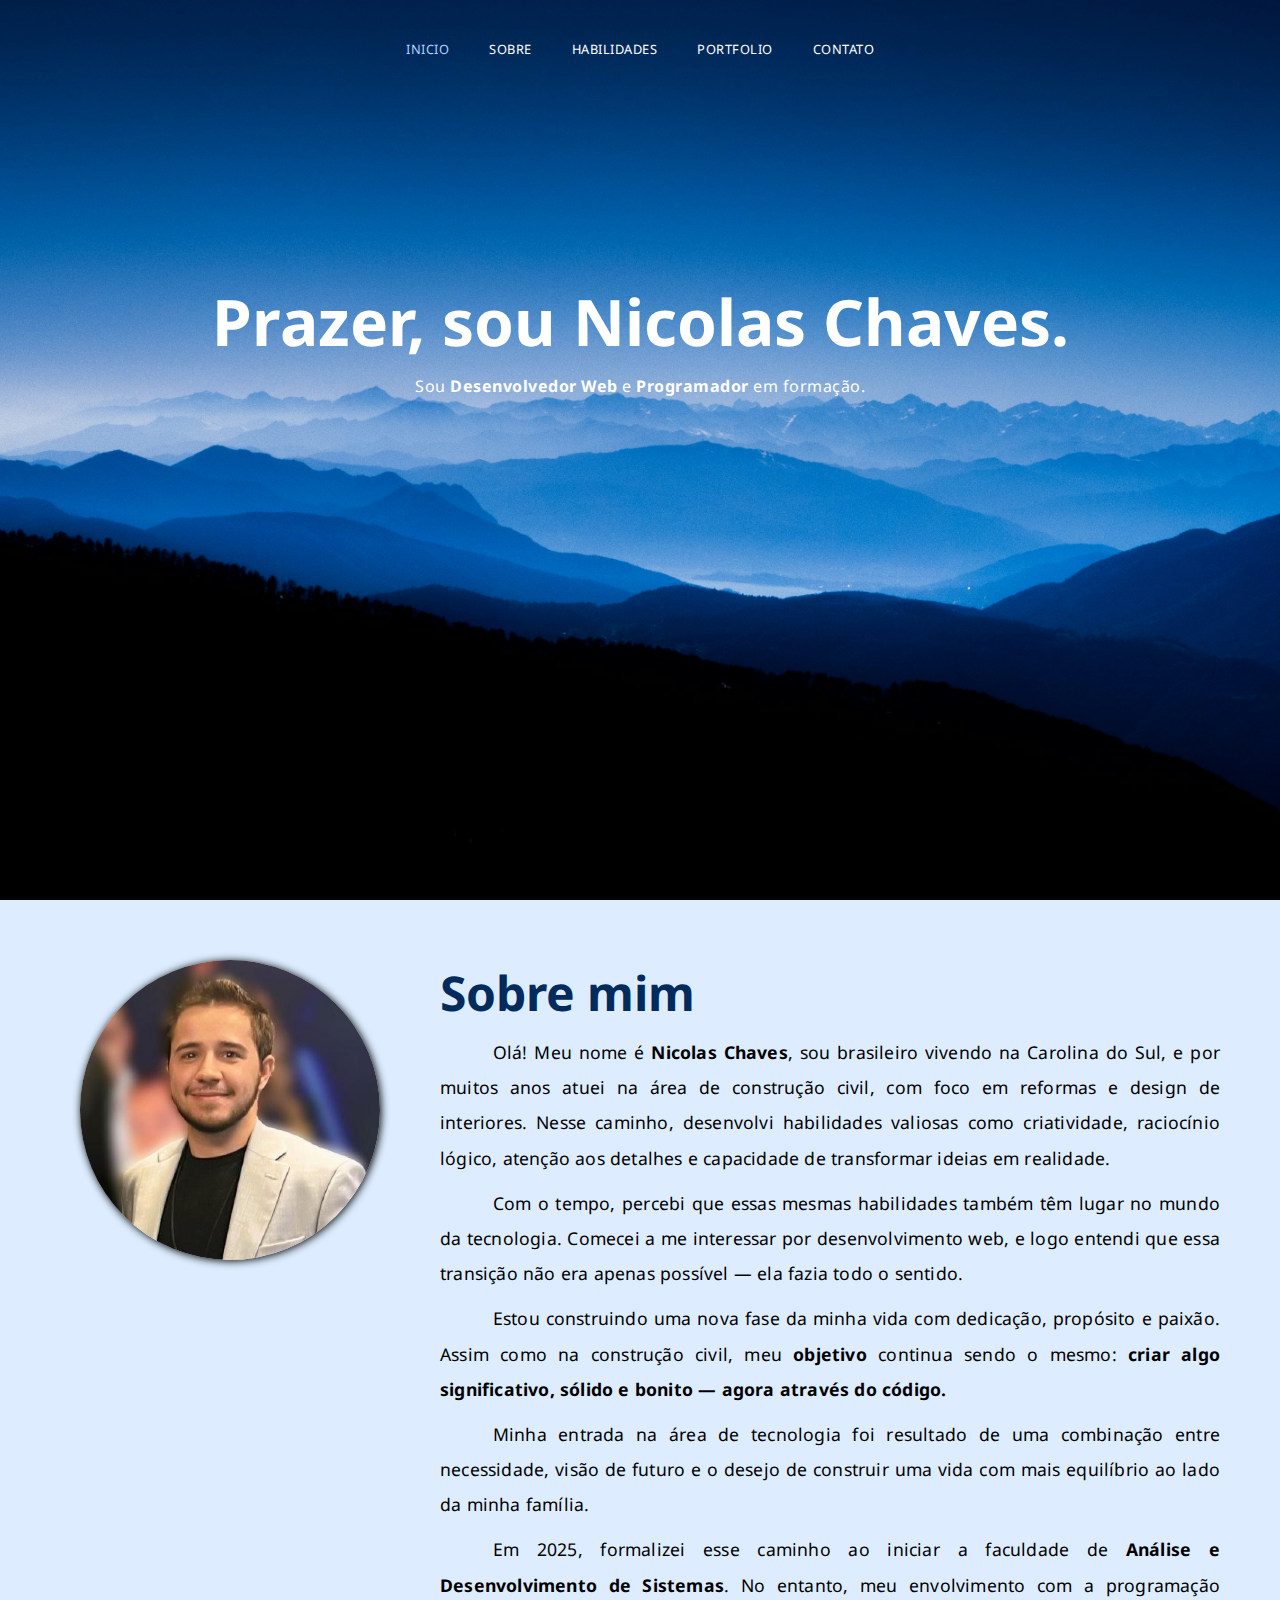
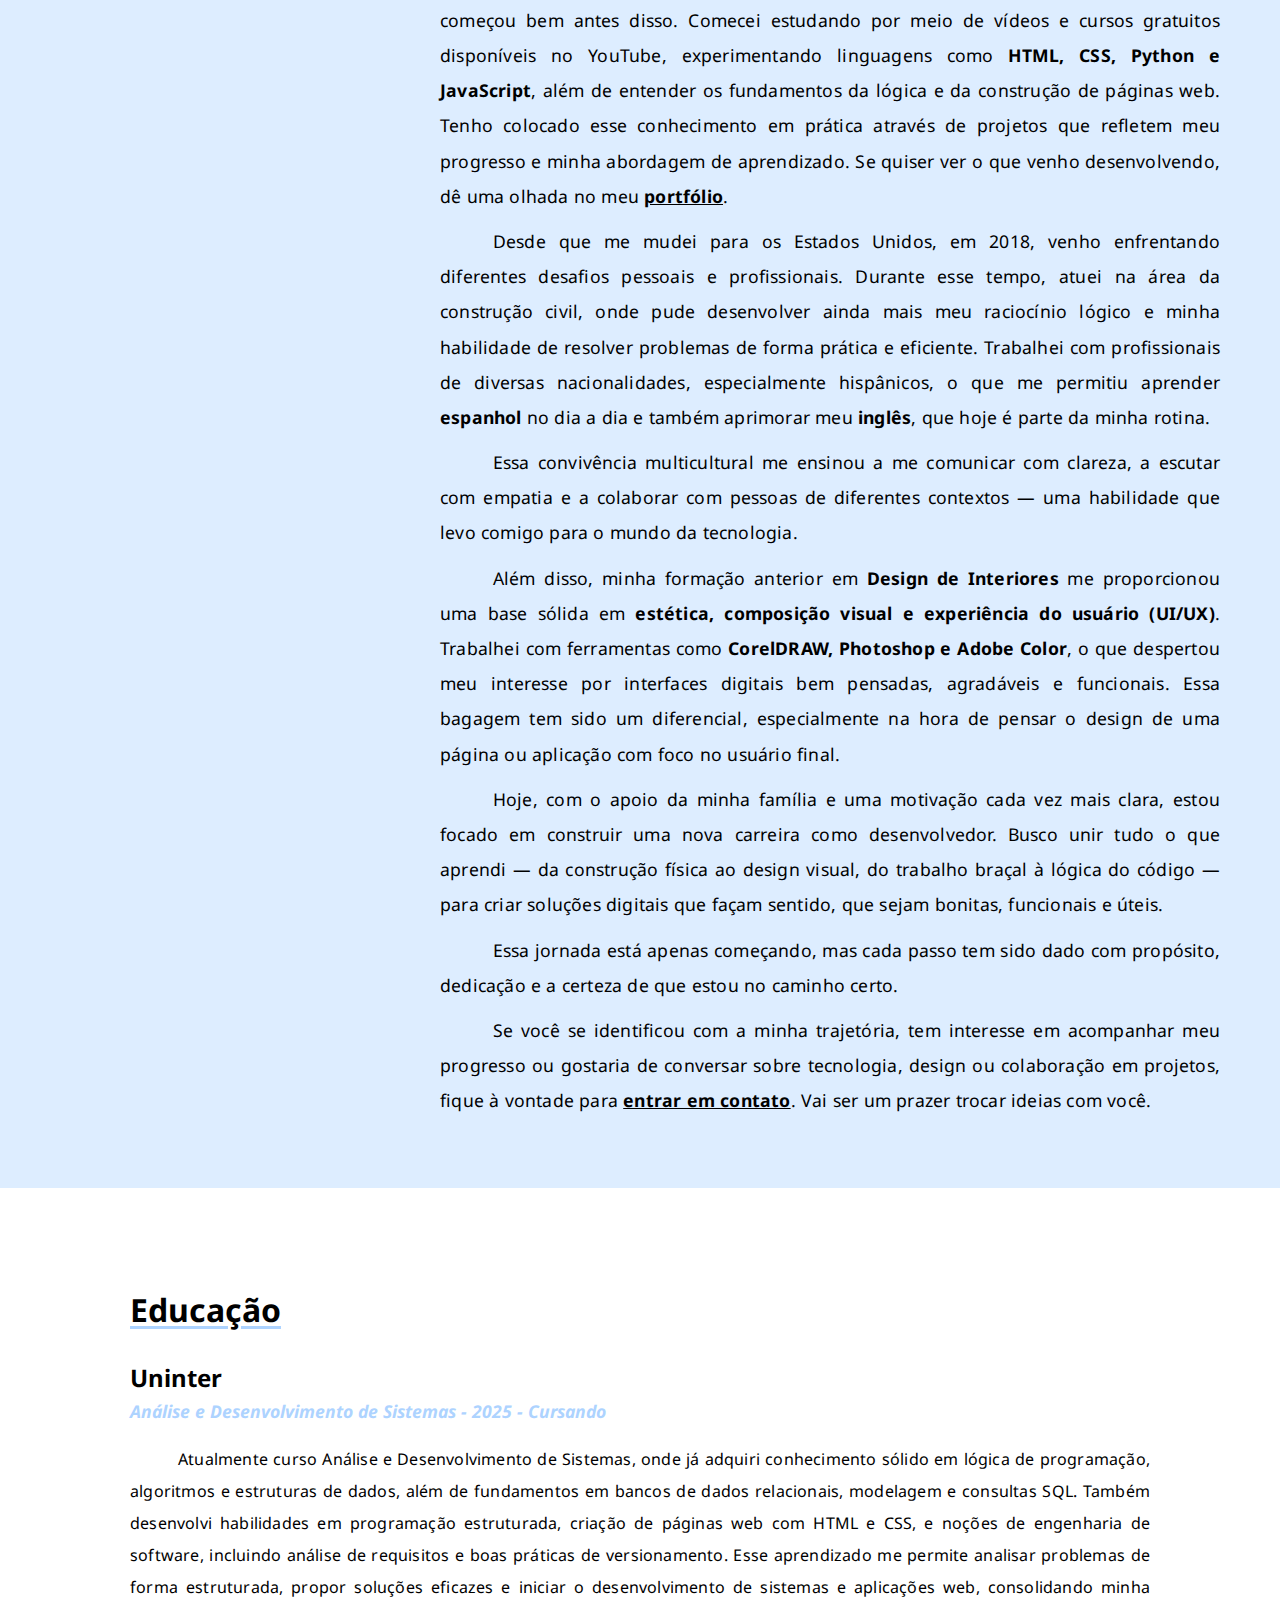
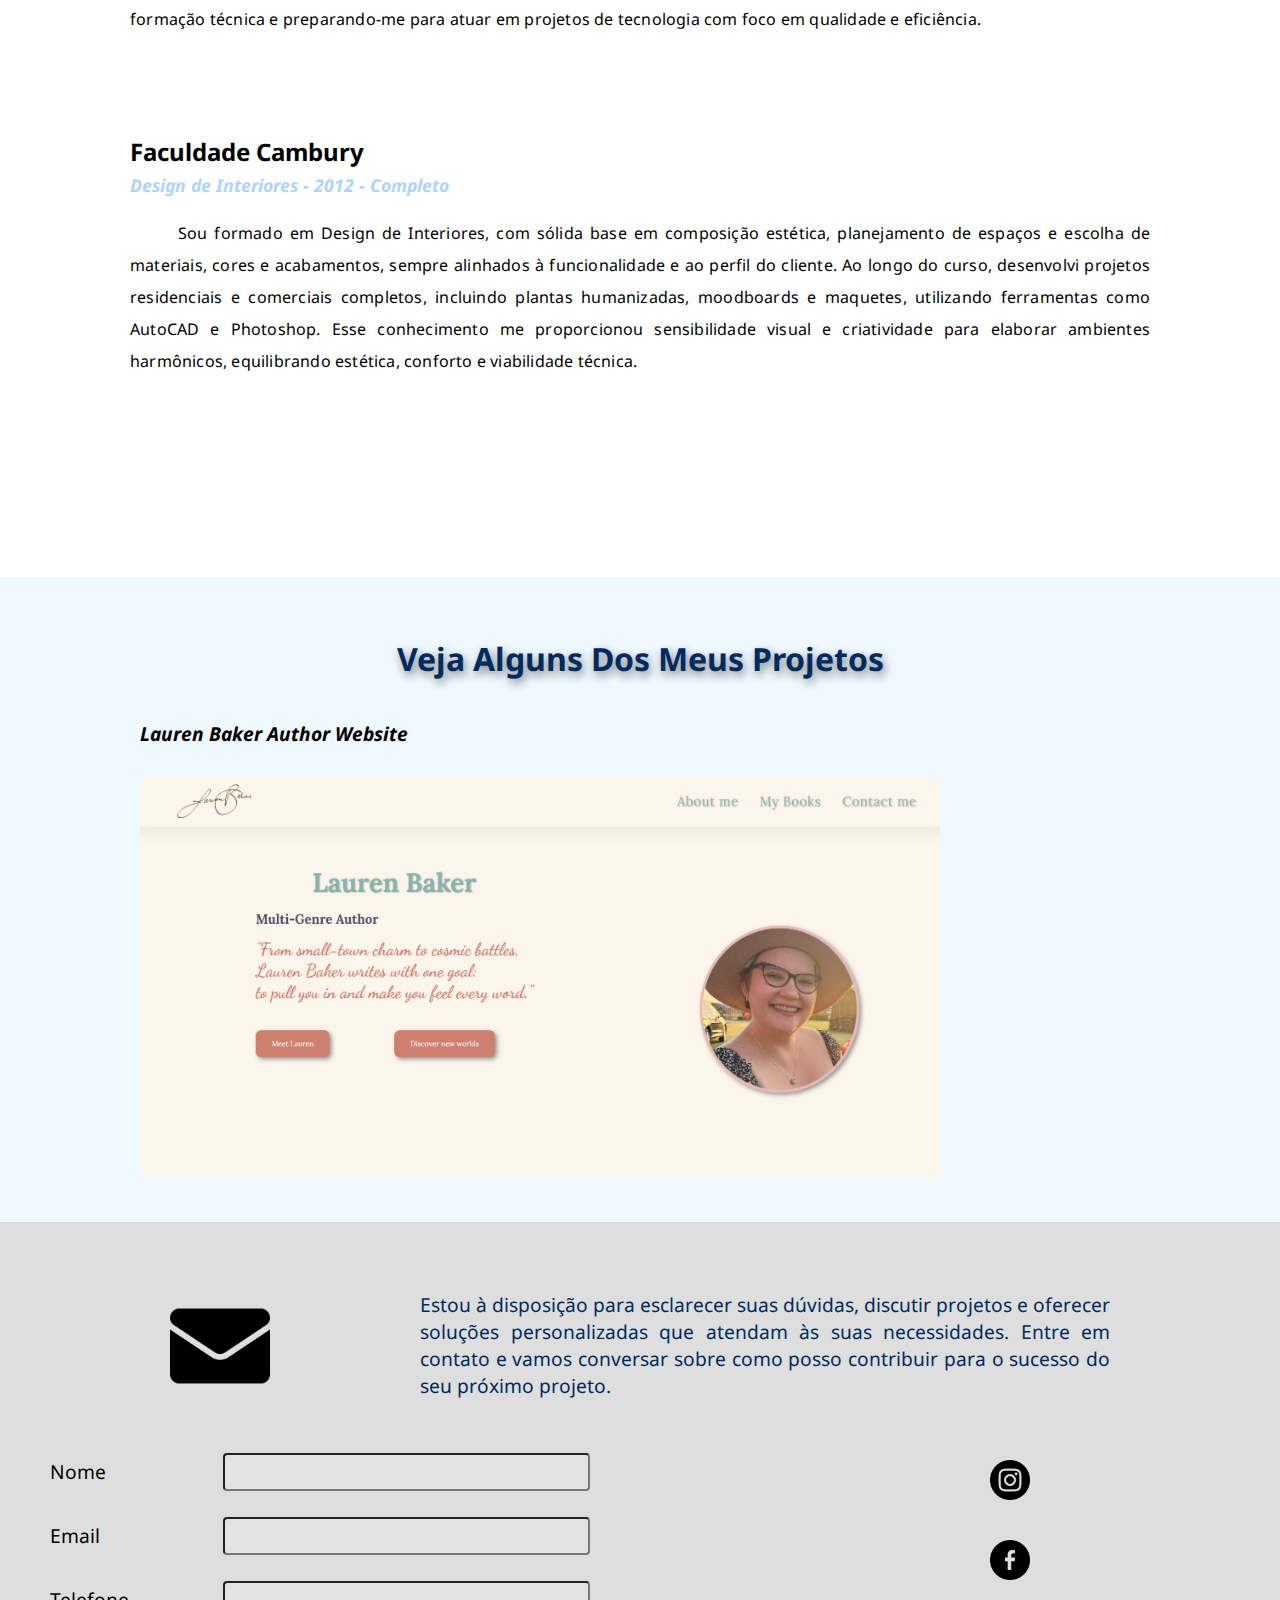
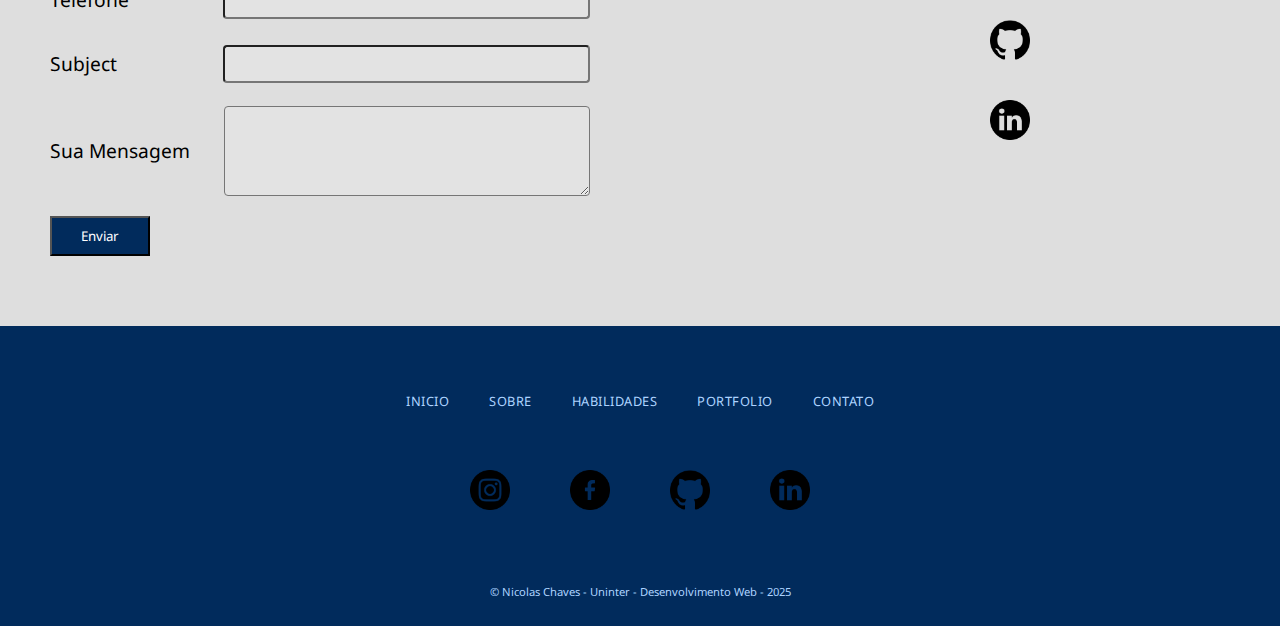
<file: index.html>
<!DOCTYPE html>
<html lang="en">
<head>
    <meta charset="UTF-8">
    <meta name="viewport" content="width=device-width, initial-scale=1.0">
    <title>Nicolas Chaves - Desenvolvedor Web</title>
    <link rel="stylesheet" href="style.css">
</head>
<body>
    <!--Pagina Inicial comeca aqui-->
    <div id="homePage"> <!--Coloquei o header dentro de uma div pois quero que seja alinhado com o conteudo da pagina inicial-->
        <header>
            <nav>
                <a href="#homePage" class="linkHome linkSelected">INICIO</a>
                <a href="#sobre" class="linkHome">SOBRE</a>
                <a href="#habilidades" class="linkHome">HABILIDADES</a>
                <a href="#portfolio" class="linkHome">PORTFOLIO</a>
                <a href="#contact" class="linkHome">CONTATO</a>
            </nav>
        </header>
        <div id="homeContent-wrapper">
            <h1 id="homeTitulo">Prazer, sou Nicolas Chaves.</h1>
            <p id="homeParagraph">Sou <strong>Desenvolvedor Web</strong> e <strong>Programador</strong> em formação.</p>
        </div>
    </div>

    <section id="sobre">
        <div id="sobreWrapper">
            <img src="images/headshot.jpg" alt="Foto do desenvolvedor" id="sobreHeadshot">
            <div id="sobreConteudoWrapper">
                <h1 id="sobreTitle">Sobre mim</h1>
                <p class="sobreParagraph">Olá! Meu nome é <span class="fontDestaque">Nicolas Chaves</span>, sou brasileiro vivendo na Carolina do Sul, e por muitos anos atuei na área de construção civil, com foco em reformas e design de interiores. Nesse caminho, desenvolvi habilidades valiosas como criatividade, raciocínio lógico, atenção aos detalhes e capacidade de transformar ideias em realidade.</p>
                <p class="sobreParagraph">Com o tempo, percebi que essas mesmas habilidades também têm lugar no mundo da tecnologia. Comecei a me interessar por desenvolvimento web, e logo entendi que essa transição não era apenas possível — ela fazia todo o sentido.</p>
                <p class="sobreParagraph">Estou construindo uma nova fase da minha vida com dedicação, propósito e paixão. Assim como na construção civil, meu <span class="fontDestaque">objetivo</span> continua sendo o mesmo: <span class="fontDestaque">criar algo significativo, sólido e bonito — agora através do código.</span></p>
                <p class="sobreParagraph">Minha entrada na área de tecnologia foi resultado de uma combinação entre necessidade, visão de futuro e o desejo de construir uma vida com mais equilíbrio ao lado da minha família.</p>
                <p class="sobreParagraph">Em 2025, formalizei esse caminho ao iniciar a faculdade de <span class="fontDestaque">Análise e Desenvolvimento de Sistemas</span>. No entanto, meu envolvimento com a programação começou bem antes disso. Comecei estudando por meio de vídeos e cursos gratuitos disponíveis no YouTube, experimentando linguagens como <span class="fontDestaque">HTML, CSS, Python e JavaScript</span>, além de entender os fundamentos da lógica e da construção de páginas web. Tenho colocado esse conhecimento em prática através de projetos que refletem meu progresso e minha abordagem de aprendizado. Se quiser ver o que venho desenvolvendo, dê uma olhada no meu <a href="#portfolio" class="fontDestaque">portfólio</a>.</p>
                <p class="sobreParagraph">Desde que me mudei para os Estados Unidos, em 2018, venho enfrentando diferentes desafios pessoais e profissionais. Durante esse tempo, atuei na área da construção civil, onde pude desenvolver ainda mais meu raciocínio lógico e minha habilidade de resolver problemas de forma prática e eficiente. Trabalhei com profissionais de diversas nacionalidades, especialmente hispânicos, o que me permitiu aprender <span class="fontDestaque">espanhol</span> no dia a dia e também aprimorar meu <span class="fontDestaque">inglês</span>, que hoje é parte da minha rotina.</p>
                <p class="sobreParagraph">Essa convivência multicultural me ensinou a me comunicar com clareza, a escutar com empatia e a colaborar com pessoas de diferentes contextos — uma habilidade que levo comigo para o mundo da tecnologia.</p>
                <p class="sobreParagraph">Além disso, minha formação anterior em <span class="fontDestaque">Design de Interiores</span> me proporcionou uma base sólida em <span class="fontDestaque">estética, composição visual e experiência do usuário (UI/UX)</span>. Trabalhei com ferramentas como <span class="fontDestaque">CorelDRAW, Photoshop e Adobe Color</span>, o que despertou meu interesse por interfaces digitais bem pensadas, agradáveis e funcionais. Essa bagagem tem sido um diferencial, especialmente na hora de pensar o design de uma página ou aplicação com foco no usuário final.</p>
                <p class="sobreParagraph">Hoje, com o apoio da minha família e uma motivação cada vez mais clara, estou focado em construir uma nova carreira como desenvolvedor. Busco unir tudo o que aprendi — da construção física ao design visual, do trabalho braçal à lógica do código — para criar soluções digitais que façam sentido, que sejam bonitas, funcionais e úteis.</p>
                <p class="sobreParagraph">Essa jornada está apenas começando, mas cada passo tem sido dado com propósito, dedicação e a certeza de que estou no caminho certo.</p>
                <p class="sobreParagraph">Se você se identificou com a minha trajetória, tem interesse em acompanhar meu progresso ou gostaria de conversar sobre tecnologia, design ou colaboração em projetos, fique à vontade para <a href="#contato" class="fontDestaque">entrar em contato</a>. Vai ser um prazer trocar ideias com você.</p>
            </div>
        </div>
    </section>

    <!--Habilidades comeca aqui-->
    <section id="habilidades">
        <h1 id="habilidadeCategoria">
            Educação
        </h1>
        <div class="habilidadeWrapper">
            <h1 class="habilidadeTitle">
                Uninter
            </h1>
            <h2 class="habilidadeSubtitle">
                Análise e Desenvolvimento de Sistemas - 2025 - Cursando
            </h2>
            <p class="habilidadeParagraph">
                Atualmente curso Análise e Desenvolvimento de Sistemas, onde já adquiri conhecimento sólido em lógica de programação, algoritmos e estruturas de dados, além de fundamentos em bancos de dados relacionais, modelagem e consultas SQL. Também desenvolvi habilidades em programação estruturada, criação de páginas web com HTML e CSS, e noções de engenharia de software, incluindo análise de requisitos e boas práticas de versionamento. Esse aprendizado me permite analisar problemas de forma estruturada, propor soluções eficazes e iniciar o desenvolvimento de sistemas e aplicações web, consolidando minha formação técnica e preparando-me para atuar em projetos de tecnologia com foco em qualidade e eficiência.
            </p>
        </div>

        <div class="habilidadeWrapper">
            <h1 class="habilidadeTitle">
                Faculdade Cambury
            </h1>
            <h2 class="habilidadeSubtitle">
                Design de Interiores - 2012 - Completo
            </h2>
            <p class="habilidadeParagraph">
                Sou formado em Design de Interiores, com sólida base em composição estética, planejamento de espaços e escolha de materiais, cores e acabamentos, sempre alinhados à funcionalidade e ao perfil do cliente. Ao longo do curso, desenvolvi projetos residenciais e comerciais completos, incluindo plantas humanizadas, moodboards e maquetes, utilizando ferramentas como AutoCAD e Photoshop. Esse conhecimento me proporcionou sensibilidade visual e criatividade para elaborar ambientes harmônicos, equilibrando estética, conforto e viabilidade técnica.
            </p>
        </div>
    </section>

    <!--Portfolio comeca aqui-->

    <section id="portfolio">
        <h1 id="titlePortfolio">
            Veja Alguns Dos Meus Projetos
        </h1>
        <div class="portfolioWrapper">
            <h1 class="portfolioTitle">
                Lauren Baker Author Website
            </h1>
            <a href="portfolio1.html" target="_blank"><img src="images/home page lauren.png" alt="" id="portfolioImagem"></a>
        </div>

    </section>
    
    <!--Contato comeca aqui-->
    <section id="contato">
        <div id="contactTitleWrap">
            <img src="images/email.png" alt="email" id="contactIcon">
            <p id="contactTitle">Estou à disposição para esclarecer suas dúvidas, discutir projetos e oferecer soluções personalizadas que atendam às suas necessidades. Entre em contato e vamos conversar sobre como posso contribuir para o sucesso do seu próximo projeto.</p>
        </div>
        <div id="formSocialsWrap">
            <form action="https://formspree.io/f/mjkrqgov" method="post">
                <div class="formularioLinha">
                    <label for="name">Nome</label><br>
                    <input type="text" id="name" name="name" required><br><br>
                </div>
                <div class="formularioLinha">
                    <label for="email">Email</label><br>
                    <input type="email" id="email" name="email" required><br><br>
                </div>
                <div class="formularioLinha">
                    <label for="phone">Telefone</label><br>
                    <input type="tel" id="phone" name="phone"><br><br>
                </div>
                <div class="formularioLinha">
                    <label for="subject">Subject</label><br>
                    <input type="text" id="subject" name="subject" required><br><br>
                </div>
                <div class="formularioLinha">
                    <label for="message">Sua Mensagem</label><br>
                    <textarea id="message" name="message" rows="4" required></textarea><br><br>
                </div>
                <button type="submit" id="contactButton">Enviar</button>
            </form>
            <div id='contatoLinks'>
                    <a href="https://www.instagram.com/thatn1co/" class="linkContato" target="_blank"><img src="images/instagram.png" alt="instagram" class="imagensLinksSociais"></a>
                    <a href="https://www.facebook.com/nicobalunza" class="linkContato" target="_blank"><img src="images/facebook.png" alt="facebook" class="imagensLinksSociais"></a>
                    <a href="https://github.com/devnicolasbaker" class="linkContato" target="_blank"><img src="images/github.png" alt="github" class="imagensLinksSociais"></a>
                    <a href="https://www.linkedin.com/in/nicolas-baker-b98ab134a/" class="linkContato" target="_blank"><img src="images/linkedin.png" alt="linkedin" class="imagensLinksSociais"></a>
            </div>
        </div>
    </section>

    <!--Footer comeca aqui-->
    <footer>
        <div id="footerLinksWrapper">
            <div class="footerLinks">
                <a href="#homePage" class="linkFooter">INICIO</a>
                <a href="#sobre" class="linkFooter">SOBRE</a>
                <a href="#habilidades" class="linkFooter">HABILIDADES</a>
                <a href="#portfolio" class="linkFooter">PORTFOLIO</a>
                <a href="#contato" class="linkFooter">CONTATO</a>
            </div>
            <div class='footerLinks'>
                <a href="https://www.instagram.com/thatn1co/" class="linkFooter" target="_blank"><img src="images/instagram.png" alt="instagram" class="imagensLinksSociais"></a>
                <a href="https://www.facebook.com/nicobalunza" class="linkFooter" target="_blank"><img src="images/facebook.png" alt="facebook" class="imagensLinksSociais"></a>
                <a href="https://github.com/devnicolasbaker" class="linkFooter" target="_blank"><img src="images/github.png" alt="github" class="imagensLinksSociais"></a>
                <a href="https://www.linkedin.com/in/nicolas-baker-b98ab134a/" class="linkFooter" target="_blank"><img src="images/linkedin.png" alt="linkedin" class="imagensLinksSociais"></a>
            </div>
        </div>
        <p id="footerParagraph">&copy; Nicolas Chaves - Uninter - Desenvolvimento Web - 2025</p>
    </footer>
</body>
</html>
</file>
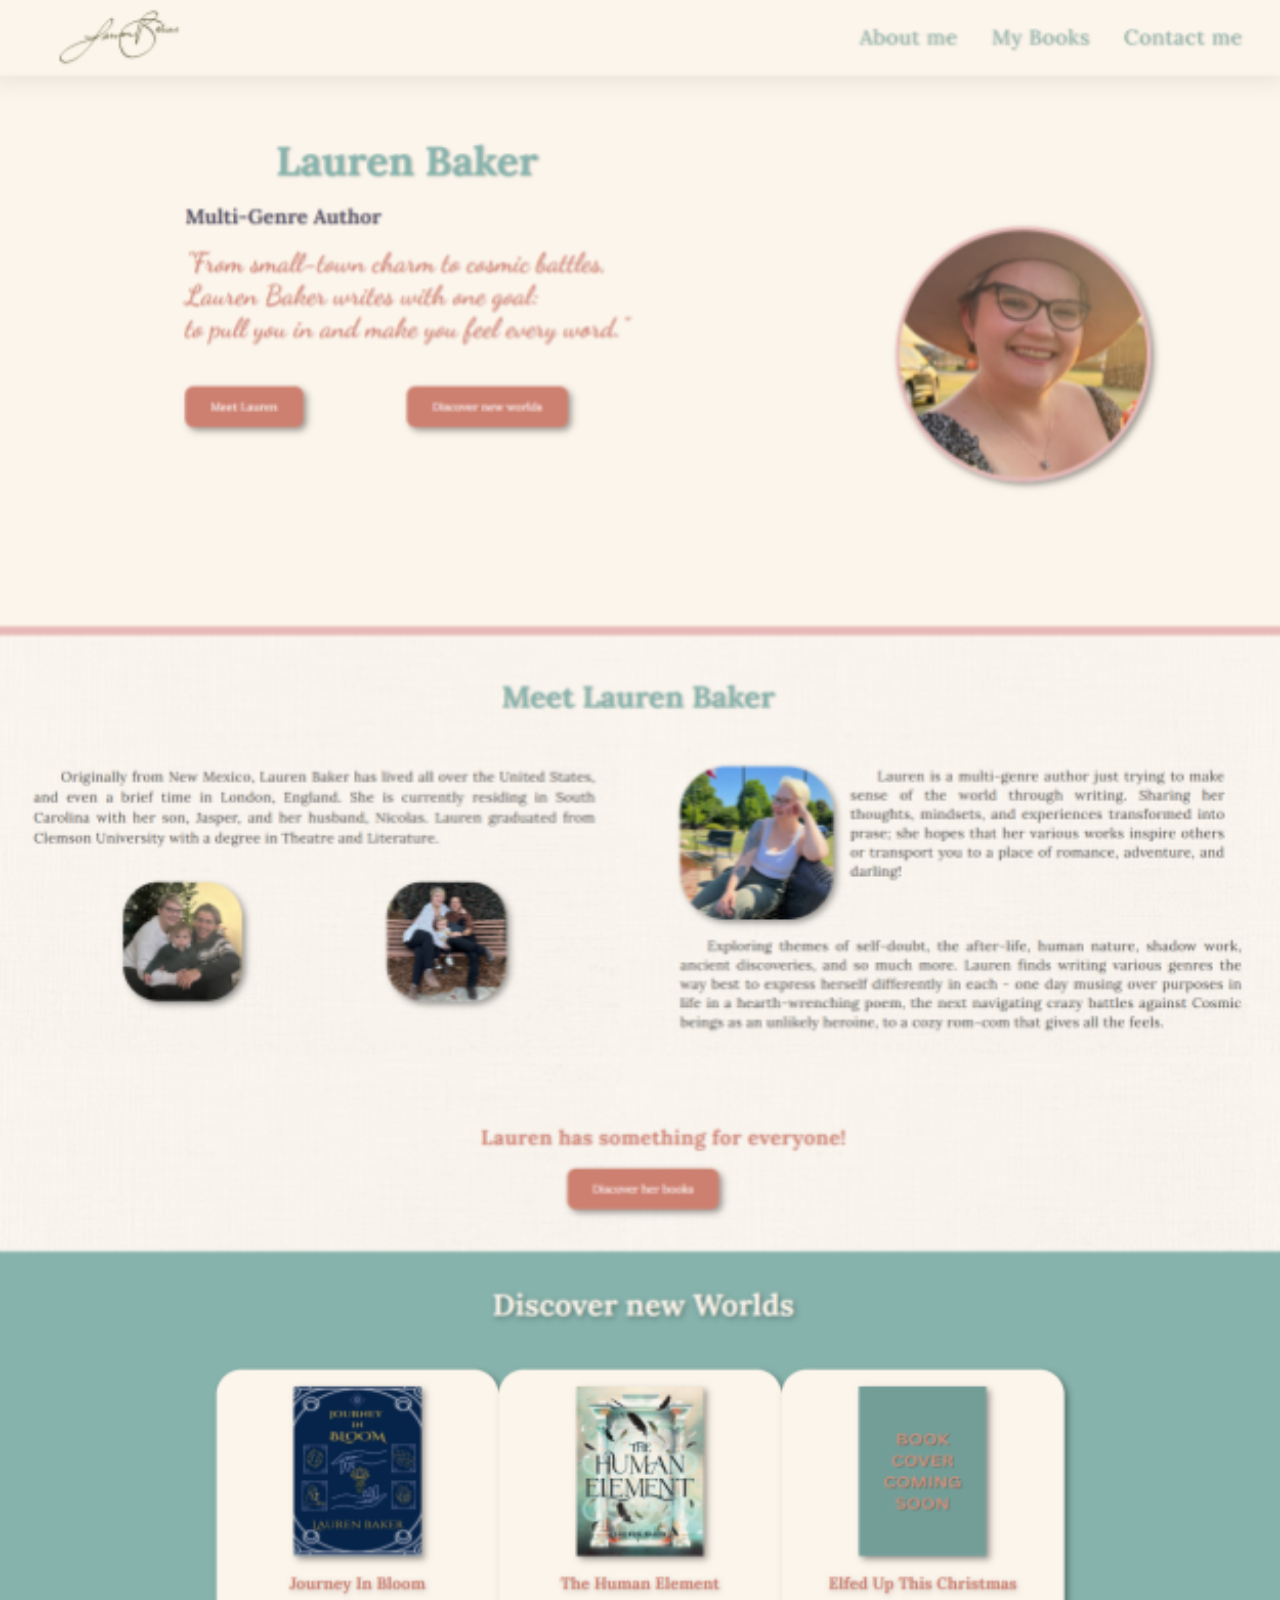
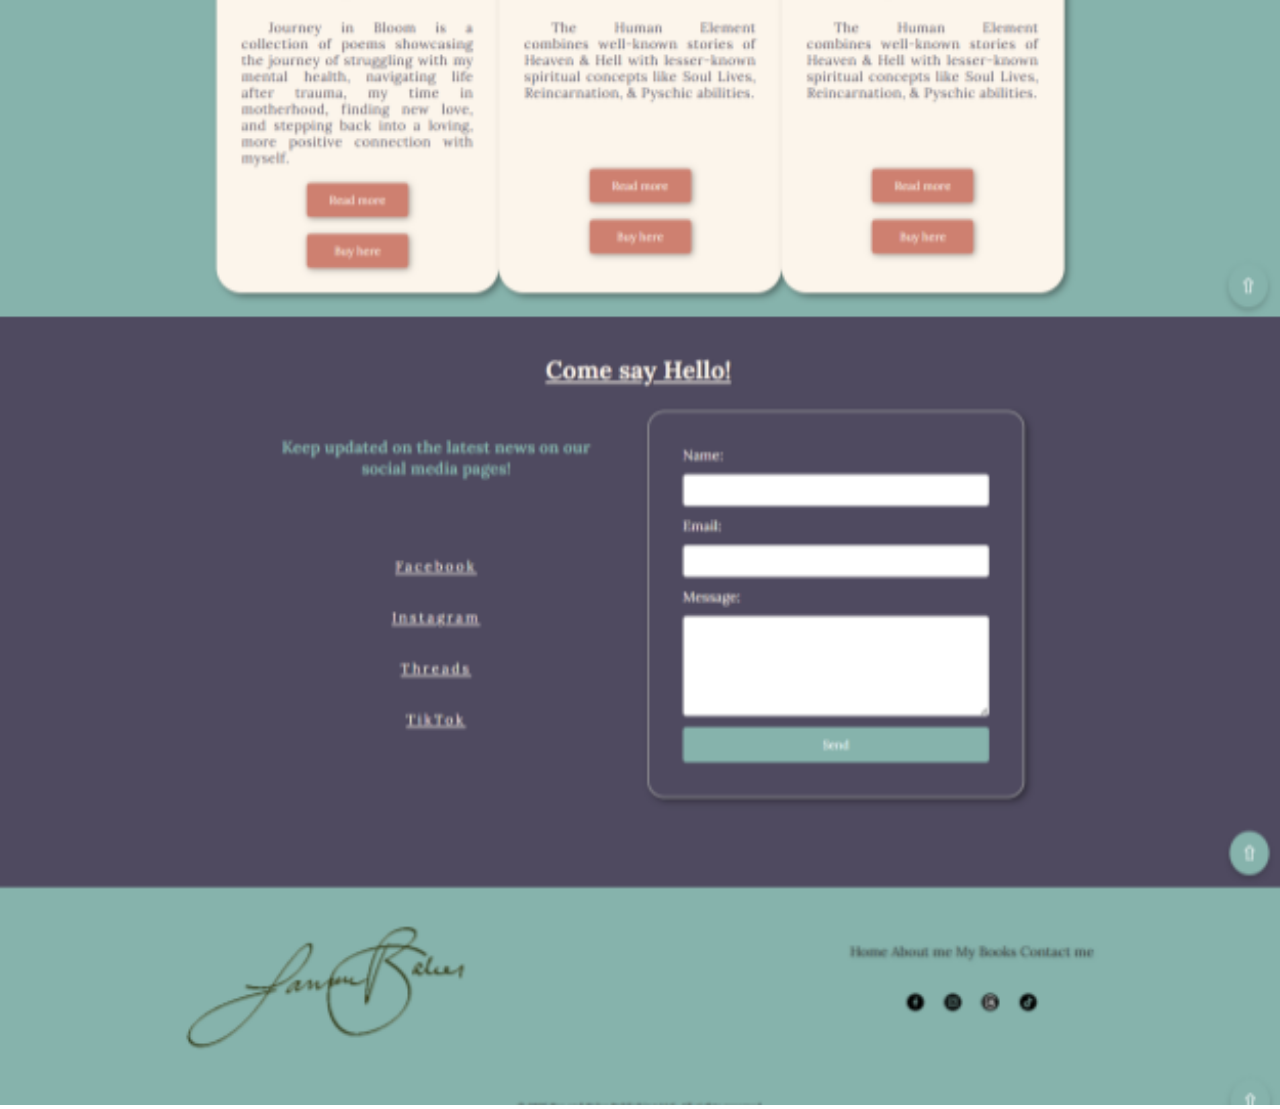
<file: portfolio1.html>
<!DOCTYPE html>
<html lang="en">
<head>
    <meta charset="UTF-8">
    <meta name="viewport" content="width=device-width, initial-scale=1.0">
    <title>Lauren Baker Author Website</title>
    <link rel="stylesheet" href="styleportfolio.css">
</head>
<body>
    <img src="images/laurenFull.png" alt="">
</body>
</html>
</file>
<file: style.css>
/*Paleta de cores do site

#012B5C - Azul escuro para background e botoes
#ADD3FF - azul bebe para textos e links
#ddedff - azul bem claro para background

#184B86 - azul marinho para titulos e hover de botes

#3D73B1 - azul meio tom
#70A2DB - azul meio tom levemente mais claro*/


/*importando a fonte que vou usar*/

@import url('https://fonts.googleapis.com/css2?family=Dancing+Script:wght@400..700&family=League+Spartan:wght@100..900&family=Lora:ital,wght@0,400..700;1,400..700&family=Noto+Sans:ital,wght@0,100..900;1,100..900&family=Tangerine:wght@400;700&display=swap');


/*definindo configuracoes gerais de inicio*/
*{
    box-sizing: border-box;
    margin: 0;
    padding: 0;
    font-family: 'Noto Sans', sans-serif;
    color: rgb(255,255,255);

}

/*Estilo do site*/

.fontDecor{
    text-decoration: underline;
    text-underline-offset: 4px;
}

.fontDestaque{
    font-weight: bold;
    color: rgb(0,0,0);
}

/*------------------------ pagina inicial comeca aqui ------------------------*/

#homePage{
    background-image: url(images/background1.jpg);
    background-repeat: no-repeat;
    background-size: cover;
    background-position: center;

    min-height: 100vh;
    display: flex;
    flex-direction: column;
    align-items: center;
}

header{
    display: flex;
    justify-content: center;
}

nav{
    display: flex;
    margin-top: 20px;
}

.linkSelected{
    color: #ADD3FF;
}

.linkHome{
    text-decoration: none;
    font-size: 0.8em;
    letter-spacing: 0.5px;
    padding: 20px;
    transition: all 0.3s ease;
}

.linkHome:hover{
    text-decoration: underline;
    text-underline-offset: 5px;
    font-weight: bold;
}

#homeContent-wrapper{
    margin-top: 200px;
    display: flex;
    flex-direction: column;
    align-items: center;
}

#homeTitulo{
    font-size: 4em;
}

#homeParagraph{
    margin-top: 10px;
    letter-spacing: 0.5px;

}

/*------------------------ Sobre comeca aqui ------------------------*/

#sobreWrapper{
    background-color: #ddedff;
    display: flex;
}

#sobreHeadshot{
    margin: 60px 0 0 80px;
    height: 300px;
    border-radius: 50%;
    box-shadow: 1px 1px 8px rgb(0,0,0);
}

#sobreConteudoWrapper{
    margin: 60px;
}

#sobreTitle{
    color: #012B5C;
    font-size: 3em;
    font-weight: bold; 
}

.sobreParagraph{
    margin: 10px 0;
    text-indent: 3em;
    color: black;
    line-height: 2;
    letter-spacing: 0.2px;
    text-align: justify;
    font-size: 1.1em;
}

/*------------------------ Habilidades comeca aqui ------------------------*/

#habilidades{
    padding: 100px;
}

#habilidadeCategoria{
    color: rgb(0,0,0);
    margin-left: 30px;
    text-decoration: underline;
    text-underline-offset: 4px;
    text-decoration-color: #ADD3FF;
}


.habilidadeWrapper{
    margin: 30px;
}

.habilidadeTitle{
    color: #000000;
    font-size: 1.5em;
    font-weight: bold;
}

.habilidadeSubtitle{
    margin-top: 5px;
    color: #ADD3FF;
    font-size: 1.1em;
    font-style: italic; 
}

.habilidadeParagraph{
    margin: 20px 0 100px 0;
    text-indent: 3em;
    color: black;
    line-height: 2;
    letter-spacing: 0.2px;
    text-align: justify;
    font-size: 1em;
}

/*------------------------ Portfolio comeca aqui ------------------------*/

#portfolio{
    background-color: #eff7ff;
    padding: 40px;
    display: flex;
    flex-direction: column;
}

#titlePortfolio{
    color: #012B5C;
    margin: 20px auto;
    font-size: 2em;
    text-shadow: 2px 4px 10px rgba(0, 0, 0, 0.488);
}

.portfolioWrapper{
    display: flex;
    flex-direction: column;
    align-items: left;
    margin-left: 100px;
}

.portfolioTitle{
    margin-top: 20px;
    color: #000000;
    font-style: italic;
    font-size: 1.2em;
}

#portfolioImagem{
    height: 400px;
    width: 800px;
    margin-top: 30px;
}

/*------------------------ Contato comeca aqui ------------------------*/
#contato{
    background-color: #dedede;
    padding: 70px;
    display: flex;
    flex-direction: column;
    align-items: center;
}

#contactTitleWrap{
    display: flex;
    justify-content: space-between;
    align-items: center;
}

#contactIcon{
    height: 100px;
    margin-left: 100px;
}

#contactTitle{
    color: #012B5C;
    font-size: 1.2em;
    margin:0px 100px 0px 150px;
    text-align: justify;
    line-height: 1.4;
}

#formSocialsWrap{
    display: flex;
    min-width: 1200px;
}

form{
    margin: 50px 300px 0 10px;
}

.formularioLinha{
    display: flex;
    align-items: center;
    justify-content: space-between;
    margin-bottom: 20px;
}

.formularioLinha label{
    color: #000000;
    min-width: 100px;
    text-align: left;
    font-size: 1.2em;
    flex: 1;
}

.formularioLinha input, .formularioLinha textarea{
    width: 400px;
    padding: 8px;
    border-radius: 4px;
    background-color: #e3e3e3;
    color: #000000;
    flex: 2;
}

#contactButton{
    height: 40px;
    width: 100px;
    color: rgb(255,255,255);
    background-color: #012B5C;
    transition: all 0.3s ease;
}

#contactButton:hover{
    background-color: #ADD3FF;
    color: #000000;
    cursor: pointer;
}

#contatoLinks{
    display: flex;
    flex-direction: column;
    margin: 20px 0 0 50px;
}

.linkContato{
    height: 30px;
    padding: 40px
}

/*------------------------ footer comeca aqui ------------------------*/

footer{
    display: flex;
    flex-direction: column;
    align-items: center;
    justify-content: center;

    height: 300px;
    background-color: #012B5C;
}

.footerLinks{
    margin: 20px 0;
    display: flex;
    justify-content: center;
}

.linkFooter{
    color: #ADD3FF;
    text-decoration: none;
    font-size: 0.8em;
    letter-spacing: 0.5px;
    padding: 20px;
    transition: all 0.3s ease;
}

.linkFooter:hover{
    text-decoration: underline;
    text-underline-offset: 5px;
    font-weight: bold;
}

.imagensLinksSociais{
    height: 40px;
    padding: 0 10px;
}

#footerParagraph{
    margin-top: 30px;
    font-size: 0.7em;
    color: #ADD3FF;
}

/* Responsividade para tablets*/

@media (min-width:768px) and (max-width:1023px){

    #homeTitle{
        font-size: 2.5em;
    }

    footer{
        height: 200px;
    }

    .footerLinks{
        margin: 10px 0;
    }

    .portfolioWrapper{
        margin-left: 50px;
    }

    #portfolioImagem{
    height: 300px;
    width: 600px;
    margin-top: 30px;
    }

    #contato{
        padding: 30px;
    }

    #contactTitleWrap{
        flex-direction: column;
    }


    #contactTitle{
        font-size: 1.2em;
        margin-top: 20px;
    }

    #formSocialsWrap{
        flex-direction: column;
    }

    form{
        margin: 50px auto;
    }


    #contatoLinks{
        display: inline;  
        margin: 40px auto;
    }

}


/* Responsividade para smarthphones*/

@media screen and (max-width:767px){

    nav{
    display: flex;
    flex-direction: column;
    align-items: center;
    }

    .linkHome{
        padding: 6px;
    }

    #homeTitulo{
        font-size: 1.8em;
    }

    #homeParagraph{
        font-size: 0.8em;
        margin-top: 5px;
    }


    #sobreWrapper{
        flex-direction: column;
        align-items: center;
    }

    #sobreTitulo{
        font-size: 2em;
    }

    #sobreParagrafo{
        font-size: 0.8em;
    }

    #sobreHeadshot{
        height: 250px;
        width: 250px;
    }

    #habilidades{
        padding: 30px;
    }

    #titlePortfolio{
        font-size: 1.5em;
    }
     
    .portfolioWrapper{
        margin-left: auto;
    }

    #portfolioImagem{
        height: 250px;
        width: 500px;
        margin-top: 30px;
    }

    .footerLinks{
        margin: 5px 0;
        display: flex;
        flex-direction: column;
        padding: 0 20px;
    }

    .linkFooter{
        font-size: 0.8em;
        padding: 5px;
    }

    #footerLinksWrapper{
        display: flex;
        align-items: center;
    }

    .imagensLinksSociais{
        height: 25px;
    }

    #contato{
        padding: 20px;
    }

    #contactTitleWrap{
        flex-direction: column;
    }

    #contactIcon{
        margin: 30px auto;
    }

    #contactTitle{
        font-size: 1em;
        margin: 5px;
    }

    #formSocialsWrap{
        flex-direction: column;
    }

    form{
        margin: 100px auto 0 auto;
        max-width: 350px;
        font-size: 0.8em;
    }

    .imagensLinksSociais{
        display: none;
    }

}
</file>
<file: styleportfolio.css>
*{
    box-sizing: border-box;
    margin: 0;
    padding: 0;
}

img{
    width: 100%;
}
</file>
